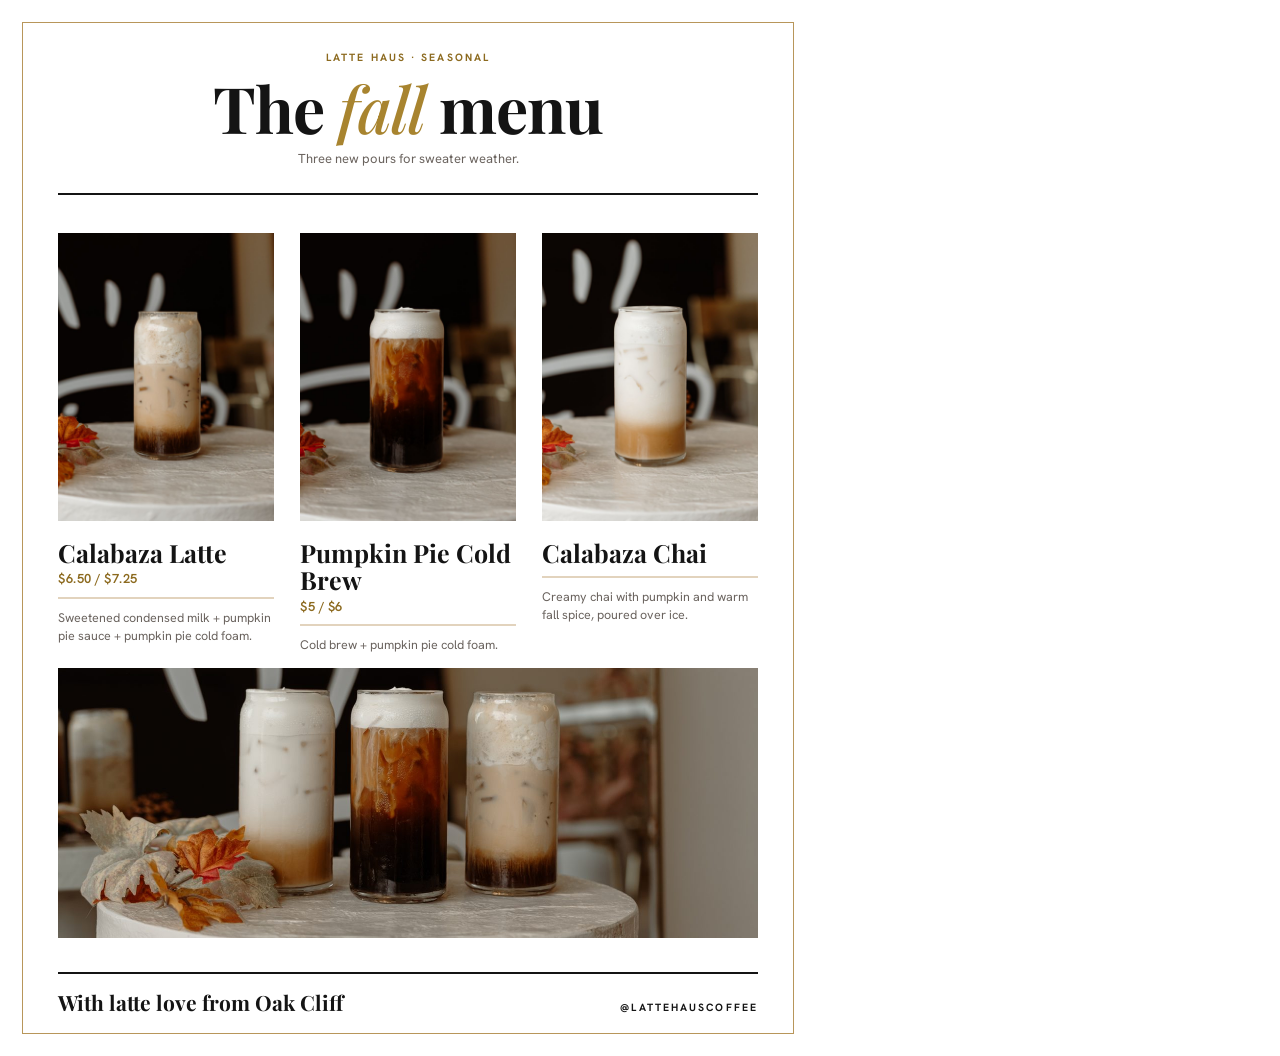
<file: menu/fall.html>
<!doctype html>
<html lang="en">
<head>
<meta charset="utf-8">
<title>Latte Haus · Fall Menu</title>
<link rel="stylesheet" href="https://fonts.googleapis.com/css2?family=Playfair+Display:ital,wght@0,500..800;1,500&family=Hanken+Grotesk:wght@400..700&display=block">
<style>
  /* Fall menu, one Letter page. Same paper + gold frame as menu.html, photos from Lee's fall shoot.
     Drink names CONFIRMED by Lee/Emily 2026-09-30. Calabaza Latte + Pumpkin Pie Cold Brew prices/descriptions from Emily's board (repriced 2026-11-18); Calabaza Chai still placeholder, no price.
     Re-render with menu/render.sh after any edit. */
  @page { size: 8.5in 11in; margin: 0; }
  :root { --ink: #141414; --gold: #B8965A; --rail: #E2D3BD; --mute: #6A635E; --honey: #8C6A1F; --honey-big: #A8842F; }
  * { box-sizing: border-box; margin: 0; padding: 0; }
  html, body { width: 816px; height: 1056px; }
  body { background: #FFFFFF; color: var(--ink); font-family: "Hanken Grotesk", Arial, sans-serif; -webkit-print-color-adjust: exact; print-color-adjust: exact; overflow: hidden; position: relative; }
  .frame { position: absolute; inset: 22px; border: 1.5px solid var(--gold); pointer-events: none; }
  .page { height: 100%; padding: 50px 58px 40px; display: flex; flex-direction: column; justify-content: space-between; }
  .track { font-size: 10.5px; font-weight: 700; letter-spacing: .2em; text-transform: uppercase; }

  header { text-align: center; padding-bottom: 26px; border-bottom: 2px solid var(--ink); }
  header .track { color: var(--honey); }
  h1 { font-family: "Playfair Display", Georgia, serif; font-weight: 700; font-size: 64px; line-height: 1; letter-spacing: -.015em; margin: 12px 0 10px; }
  h1 em { font-style: italic; font-weight: 500; color: var(--honey-big); }
  header p.sub { font-size: 13px; color: var(--mute); }

  .drinks { display: grid; grid-template-columns: repeat(3, 1fr); gap: 26px; padding-top: 30px; }
  .drink img { display: block; width: 100%; aspect-ratio: 3 / 4; object-fit: cover; }
  .drink h2 { font-family: "Playfair Display", Georgia, serif; font-weight: 700; font-size: 25px; line-height: 1.1; margin-top: 18px; padding-bottom: 10px; border-bottom: 2px solid var(--rail); }
  .drink h2 .price { display: block; margin-top: 6px; font-family: "Hanken Grotesk", Arial, sans-serif; font-size: 13px; font-weight: 600; letter-spacing: .04em; color: var(--honey); font-variant-numeric: tabular-nums; }
  .drink p { font-size: 12.5px; line-height: 1.45; color: var(--mute); margin-top: 10px; }
  .band { display: block; width: 100%; height: 270px; object-fit: cover; margin: 6px 0 26px; }

  footer { display: flex; justify-content: space-between; align-items: baseline; gap: 16px; padding-top: 14px; border-top: 2px solid var(--ink); }
  .sign-off { font-family: "Playfair Display", Georgia, serif; font-weight: 700; font-size: 21px; }

  /* Phone version for the pop-up: photo left, words right. Screenshot at 500px wide. */
  @media screen and (max-width: 600px) {
    html, body { width: 500px; height: auto; }
    body { overflow: visible; }
    .frame { inset: 14px; }
    .page { height: auto; padding: 46px 36px 40px; }
    h1 { font-size: 58px; }
    header p.sub { font-size: 15px; }
    .track { font-size: 12px; }
    .drinks { display: block; padding-top: 10px; }
    .drink { display: grid; grid-template-columns: 170px 1fr; gap: 20px; align-items: center; padding: 22px 0; border-bottom: 2px solid var(--rail); }
    .drink h2 { font-size: 27px; margin-top: 0; border-bottom: 0; padding-bottom: 0; }
    .drink p { font-size: 15px; }
    .band { display: none; }
    footer { flex-direction: column; gap: 8px; margin-top: 28px; }
    .sign-off { font-size: 26px; }
  }
</style>
</head>
<body>
  <div class="frame" aria-hidden="true"></div>
  <div class="page">
    <header>
      <p class="track">Latte Haus · Seasonal</p>
      <h1>The <em>fall</em> menu</h1>
      <p class="sub">Three new pours for sweater weather.</p>
    </header>
    <div class="drinks">
      <div class="drink">
        <img src="../images/fall-menu-calabasa.jpg" alt="">
        <div>
          <h2>Calabaza Latte<span class="price">$6.50 / $7.25</span></h2>
          <p>Sweetened condensed milk + pumpkin pie sauce + pumpkin pie cold foam.</p>
        </div>
      </div>
      <div class="drink">
        <img src="../images/fall-menu-cold-brew.jpg" alt="">
        <div>
          <h2>Pumpkin Pie Cold Brew<span class="price">$5 / $6</span></h2>
          <p>Cold brew + pumpkin pie cold foam.</p>
        </div>
      </div>
      <div class="drink">
        <img src="../images/fall-menu-churro.jpg" alt="">
        <div>
          <h2>Calabaza Chai</h2>
          <p>Creamy chai with pumpkin and warm fall spice, poured over ice.</p>
        </div>
      </div>
    </div>
    <img class="band" src="../images/fall-menu-band.jpg" alt="">
    <footer>
      <p class="sign-off">With latte love from Oak Cliff</p>
      <p class="track">@lattehauscoffee</p>
    </footer>
  </div>
</body>
</html>
</file>
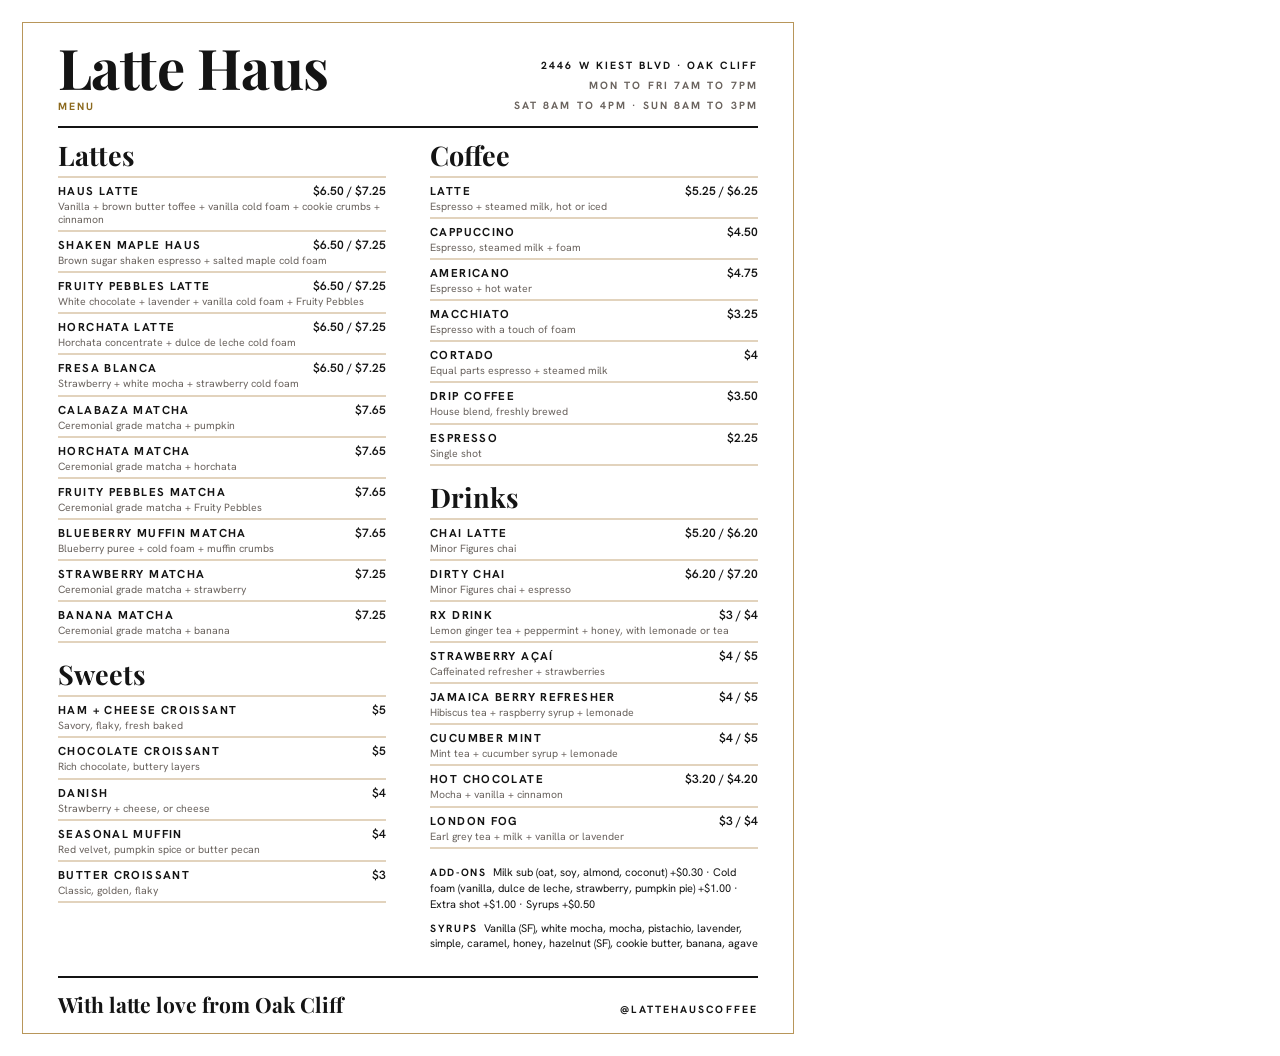
<file: menu/menu.html>
<!doctype html>
<html lang="en">
<head>
<meta charset="utf-8">
<title>Latte Haus · Menu</title>
<link rel="stylesheet" href="https://fonts.googleapis.com/css2?family=Playfair+Display:wght@500..800&family=Hanken+Grotesk:wght@400..700&display=block">
<style>
  /* One Letter page. Their letterboard menu inside the gold frame of the wall sign. Source of truth for the PDF + pop-up images: re-run render.sh after any edit. */
  @page { size: 8.5in 11in; margin: 0; }
  :root { --ink: #141414; --gold: #B8965A; --rail: #E2D3BD; --mute: #6A635E; --honey: #8C6A1F; }
  * { box-sizing: border-box; margin: 0; padding: 0; }
  html, body { width: 816px; height: 1056px; }
  body { background: #FFFFFF; color: var(--ink); font-family: "Hanken Grotesk", Arial, sans-serif; -webkit-print-color-adjust: exact; print-color-adjust: exact; overflow: hidden; position: relative; }
  .frame { position: absolute; inset: 22px; border: 1.5px solid var(--gold); pointer-events: none; }
  .page { height: 100%; padding: 42px 58px 38px; display: flex; flex-direction: column; }
  .track { font-size: 10.5px; font-weight: 700; letter-spacing: .2em; text-transform: uppercase; }

  header { display: flex; justify-content: space-between; align-items: flex-end; gap: 24px; padding-bottom: 14px; border-bottom: 2px solid var(--ink); }
  .mark { font-family: "Playfair Display", Georgia, serif; font-weight: 700; font-size: 56px; line-height: .9; letter-spacing: -.01em; white-space: nowrap; }
  .mark small { display: block; margin-top: 10px; color: var(--honey); font-family: "Hanken Grotesk", Arial, sans-serif; }
  header .r { text-align: right; display: grid; gap: 6px; }
  header .r .mute { color: var(--mute); }

  .cols { flex: 1; display: grid; grid-template-columns: 1fr 1fr; gap: 0 44px; padding-top: 14px; }
  .group + .group, .left > div > .group, .right > div > .group { margin-top: 18px; }
  .group h2 { font-family: "Playfair Display", Georgia, serif; font-weight: 700; font-size: 27px; line-height: 1; padding-bottom: 7px; border-bottom: 2px solid var(--rail); }
  .item { padding: 5px 0 4px; border-bottom: 2px solid var(--rail); }
  .row { display: flex; justify-content: space-between; align-items: baseline; gap: 12px; }
  .name { font-size: 11.5px; font-weight: 700; letter-spacing: .12em; text-transform: uppercase; }
  .price { font-size: 12px; font-weight: 600; font-variant-numeric: tabular-nums; white-space: nowrap; }
  .desc { font-size: 10.5px; line-height: 1.25; color: var(--mute); margin-top: 1px; }

  .extras { margin-top: 16px; display: grid; gap: 8px; }
  .extras p { font-size: 11px; line-height: 1.45; }
  .extras b { font-size: 10.5px; font-weight: 700; letter-spacing: .16em; text-transform: uppercase; margin-right: 6px; }

  footer { display: flex; justify-content: space-between; align-items: baseline; gap: 16px; margin-top: 10px; padding-top: 12px; border-top: 2px solid var(--ink); }
  .sign-off { font-family: "Playfair Display", Georgia, serif; font-weight: 700; font-size: 21px; }

  /* Phone version for the pop-up: one column, bigger type. Screenshot at 500px wide. */
  @media screen and (max-width: 600px) {
    html, body { width: 500px; height: auto; }
    body { overflow: visible; }
    .frame { inset: 14px; }
    .page { height: auto; padding: 44px 36px 40px; }
    header { flex-direction: column; align-items: flex-start; gap: 18px; }
    .mark { font-size: 66px; }
    header .r { text-align: left; }
    .track { font-size: 12px; }
    .cols { display: block; }
    .group, .group + .group { margin-top: 34px; }
    .group h2 { font-size: 38px; }
    .item { padding: 12px 0 11px; }
    .name { font-size: 14.5px; }
    .price { font-size: 15px; }
    .desc { font-size: 14.5px; }
    .extras { margin-top: 30px; }
    .extras p { font-size: 14.5px; }
    .extras b { font-size: 12px; }
    footer { flex-direction: column; gap: 8px; margin-top: 30px; }
    .sign-off { font-size: 26px; }
  }
  .phone-only { display: none; }
  @media screen and (max-width: 600px) { .desktop-only { display: none; } .phone-only { display: block; } }
</style>
</head>
<body>
  <div class="frame" aria-hidden="true"></div>
  <div class="page">
    <header>
      <h1 class="mark">Latte Haus<small class="track">Menu</small></h1>
      <div class="r">
        <p class="track">2446 W Kiest Blvd · Oak Cliff</p>
        <p class="track mute">Mon to Fri 7am to 7pm</p><p class="track mute">Sat 8am to 4pm · Sun 8am to 3pm</p>
      </div>
    </header>
    <div class="cols">
      <div class="left"><section class="group g-lattes"><h2>Lattes</h2><div class="item"><div class="row"><span class="name">Haus Latte</span><span class="price">$6.50 / $7.25</span></div><p class="desc">Vanilla + brown butter toffee + vanilla cold foam + cookie crumbs + cinnamon</p></div><div class="item"><div class="row"><span class="name">Shaken Maple Haus</span><span class="price">$6.50 / $7.25</span></div><p class="desc">Brown sugar shaken espresso + salted maple cold foam</p></div><div class="item"><div class="row"><span class="name">Fruity Pebbles Latte</span><span class="price">$6.50 / $7.25</span></div><p class="desc">White chocolate + lavender + vanilla cold foam + Fruity Pebbles</p></div><div class="item"><div class="row"><span class="name">Horchata Latte</span><span class="price">$6.50 / $7.25</span></div><p class="desc">Horchata concentrate + dulce de leche cold foam</p></div><div class="item"><div class="row"><span class="name">Fresa Blanca</span><span class="price">$6.50 / $7.25</span></div><p class="desc">Strawberry + white mocha + strawberry cold foam</p></div><div class="item"><div class="row"><span class="name">Calabaza Matcha</span><span class="price">$7.65</span></div><p class="desc">Ceremonial grade matcha + pumpkin</p></div><div class="item"><div class="row"><span class="name">Horchata Matcha</span><span class="price">$7.65</span></div><p class="desc">Ceremonial grade matcha + horchata</p></div><div class="item"><div class="row"><span class="name">Fruity Pebbles Matcha</span><span class="price">$7.65</span></div><p class="desc">Ceremonial grade matcha + Fruity Pebbles</p></div><div class="item"><div class="row"><span class="name">Blueberry Muffin Matcha</span><span class="price">$7.65</span></div><p class="desc">Blueberry puree + cold foam + muffin crumbs</p></div><div class="item"><div class="row"><span class="name">Strawberry Matcha</span><span class="price">$7.25</span></div><p class="desc">Ceremonial grade matcha + strawberry</p></div><div class="item"><div class="row"><span class="name">Banana Matcha</span><span class="price">$7.25</span></div><p class="desc">Ceremonial grade matcha + banana</p></div></section><div class="desktop-only"><section class="group g-sweets"><h2>Sweets</h2><div class="item"><div class="row"><span class="name">Ham + Cheese Croissant</span><span class="price">$5</span></div><p class="desc">Savory, flaky, fresh baked</p></div><div class="item"><div class="row"><span class="name">Chocolate Croissant</span><span class="price">$5</span></div><p class="desc">Rich chocolate, buttery layers</p></div><div class="item"><div class="row"><span class="name">Danish</span><span class="price">$4</span></div><p class="desc">Strawberry + cheese, or cheese</p></div><div class="item"><div class="row"><span class="name">Seasonal Muffin</span><span class="price">$4</span></div><p class="desc">Red velvet, pumpkin spice or butter pecan</p></div><div class="item"><div class="row"><span class="name">Butter Croissant</span><span class="price">$3</span></div><p class="desc">Classic, golden, flaky</p></div></section></div></div>
      <div class="right"><section class="group g-coffee"><h2>Coffee</h2><div class="item"><div class="row"><span class="name">Latte</span><span class="price">$5.25 / $6.25</span></div><p class="desc">Espresso + steamed milk, hot or iced</p></div><div class="item"><div class="row"><span class="name">Cappuccino</span><span class="price">$4.50</span></div><p class="desc">Espresso, steamed milk + foam</p></div><div class="item"><div class="row"><span class="name">Americano</span><span class="price">$4.75</span></div><p class="desc">Espresso + hot water</p></div><div class="item"><div class="row"><span class="name">Macchiato</span><span class="price">$3.25</span></div><p class="desc">Espresso with a touch of foam</p></div><div class="item"><div class="row"><span class="name">Cortado</span><span class="price">$4</span></div><p class="desc">Equal parts espresso + steamed milk</p></div><div class="item"><div class="row"><span class="name">Drip Coffee</span><span class="price">$3.50</span></div><p class="desc">House blend, freshly brewed</p></div><div class="item"><div class="row"><span class="name">Espresso</span><span class="price">$2.25</span></div><p class="desc">Single shot</p></div></section><section class="group g-drinks"><h2>Drinks</h2><div class="item"><div class="row"><span class="name">Chai Latte</span><span class="price">$5.20 / $6.20</span></div><p class="desc">Minor Figures chai</p></div><div class="item"><div class="row"><span class="name">Dirty Chai</span><span class="price">$6.20 / $7.20</span></div><p class="desc">Minor Figures chai + espresso</p></div><div class="item"><div class="row"><span class="name">RX Drink</span><span class="price">$3 / $4</span></div><p class="desc">Lemon ginger tea + peppermint + honey, with lemonade or tea</p></div><div class="item"><div class="row"><span class="name">Strawberry Açaí</span><span class="price">$4 / $5</span></div><p class="desc">Caffeinated refresher + strawberries</p></div><div class="item"><div class="row"><span class="name">Jamaica Berry Refresher</span><span class="price">$4 / $5</span></div><p class="desc">Hibiscus tea + raspberry syrup + lemonade</p></div><div class="item"><div class="row"><span class="name">Cucumber Mint</span><span class="price">$4 / $5</span></div><p class="desc">Mint tea + cucumber syrup + lemonade</p></div><div class="item"><div class="row"><span class="name">Hot Chocolate</span><span class="price">$3.20 / $4.20</span></div><p class="desc">Mocha + vanilla + cinnamon</p></div><div class="item"><div class="row"><span class="name">London Fog</span><span class="price">$3 / $4</span></div><p class="desc">Earl grey tea + milk + vanilla or lavender</p></div></section><div class="phone-only"><section class="group g-sweets"><h2>Sweets</h2><div class="item"><div class="row"><span class="name">Ham + Cheese Croissant</span><span class="price">$5</span></div><p class="desc">Savory, flaky, fresh baked</p></div><div class="item"><div class="row"><span class="name">Chocolate Croissant</span><span class="price">$5</span></div><p class="desc">Rich chocolate, buttery layers</p></div><div class="item"><div class="row"><span class="name">Danish</span><span class="price">$4</span></div><p class="desc">Strawberry + cheese, or cheese</p></div><div class="item"><div class="row"><span class="name">Seasonal Muffin</span><span class="price">$4</span></div><p class="desc">Red velvet, pumpkin spice or butter pecan</p></div><div class="item"><div class="row"><span class="name">Butter Croissant</span><span class="price">$3</span></div><p class="desc">Classic, golden, flaky</p></div></section></div>
        <div class="extras">
          <p><b>Add-ons</b>Milk sub (oat, soy, almond, coconut) +$0.30 · Cold foam (vanilla, dulce de leche, strawberry, pumpkin pie) +$1.00 · Extra shot +$1.00 · Syrups +$0.50</p>
          <p><b>Syrups</b>Vanilla (SF), white mocha, mocha, pistachio, lavender, simple, caramel, honey, hazelnut (SF), cookie butter, banana, agave</p>
        </div>
      </div>
    </div>
    <footer>
      <p class="sign-off">With latte love from Oak Cliff</p>
      <p class="track">@lattehauscoffee</p>
    </footer>
  </div>
</body>
</html>
</file>
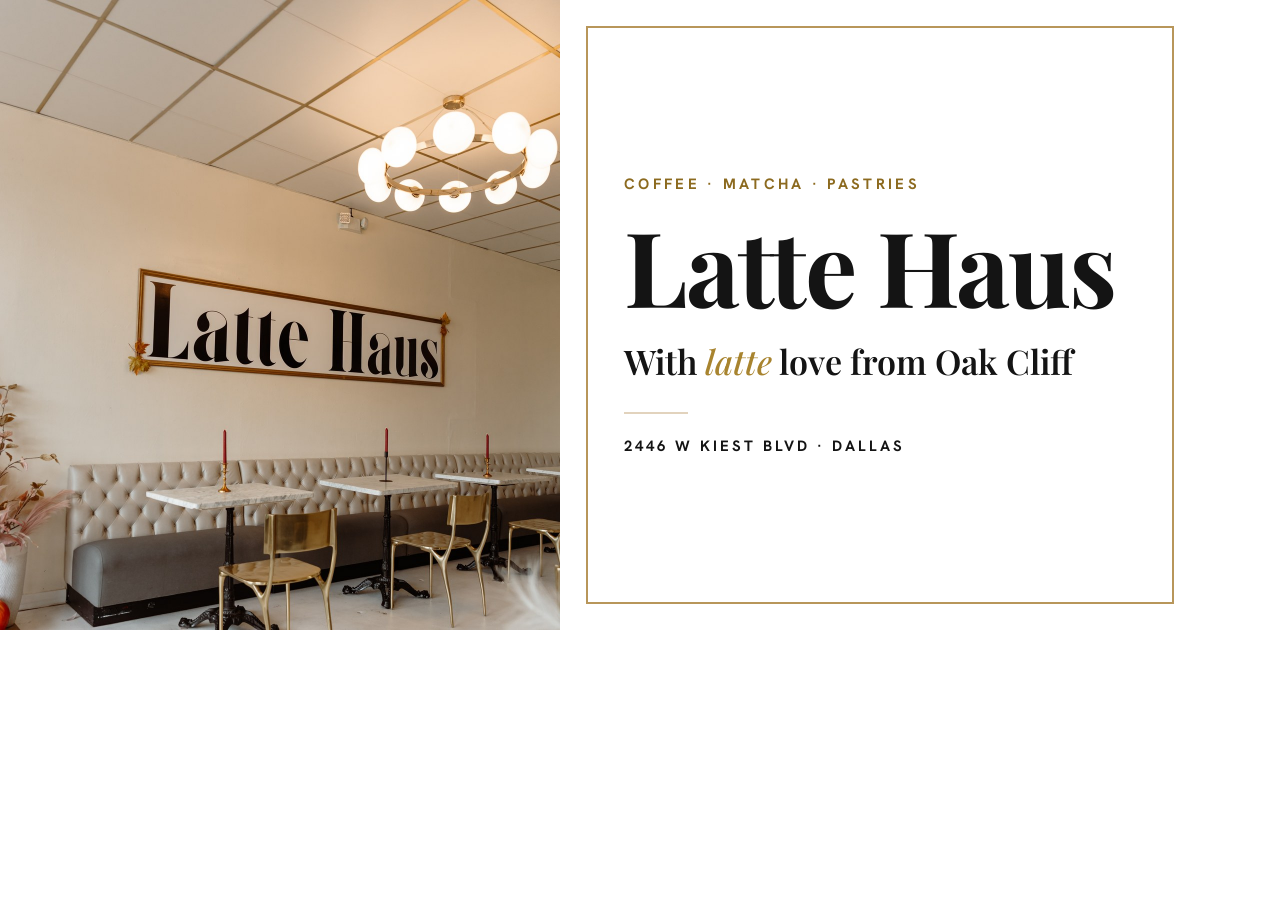
<file: menu/og.html>
<!doctype html>
<html lang="en">
<head>
<meta charset="utf-8">
<title>Latte Haus share card</title>
<link rel="stylesheet" href="https://fonts.googleapis.com/css2?family=Playfair+Display:ital,wght@0,500..800;1,500&family=Hanken+Grotesk:wght@500..700&display=block">
<style>
  /* Link preview card (1200x630). Render: menu/render-og.sh → images/og-card-v2.jpg. New filename on every change (social + browser caches). */
  * { box-sizing: border-box; margin: 0; padding: 0; }
  html, body { width: 1200px; height: 630px; overflow: hidden; background: #ffffff; }
  body { display: grid; grid-template-columns: 560px 1fr; font-family: "Hanken Grotesk", Arial, sans-serif; color: #141414; }
  .photo { background: url(og-photo.jpg) center / cover no-repeat; }
  .panel { position: relative; display: flex; flex-direction: column; justify-content: center; padding: 0 64px; }
  .panel::before { content: ""; position: absolute; inset: 26px; border: 2px solid #B8965A; }
  .label { font-size: 15px; font-weight: 700; letter-spacing: .22em; text-transform: uppercase; color: #8C6A1F; }
  h1 { font-family: "Playfair Display", Georgia, serif; font-weight: 700; font-size: 104px; line-height: .95; letter-spacing: -.02em; margin: 22px 0 26px; }
  .line { font-family: "Playfair Display", Georgia, serif; font-weight: 600; font-size: 34px; line-height: 1.2; }
  .line em { font-style: italic; font-weight: 500; color: #A8842F; }
  .rule { width: 64px; height: 2px; background: #E2D3BD; margin: 30px 0 22px; }
  .addr { font-size: 15px; font-weight: 700; letter-spacing: .2em; text-transform: uppercase; }
</style>
</head>
<body>
  <div class="photo"></div>
  <div class="panel">
    <p class="label">Coffee · Matcha · Pastries</p>
    <h1>Latte Haus</h1>
    <p class="line">With <em>latte</em> love from Oak Cliff</p>
    <div class="rule"></div>
    <p class="addr">2446 W Kiest Blvd · Dallas</p>
  </div>
</body>
</html>
</file>
